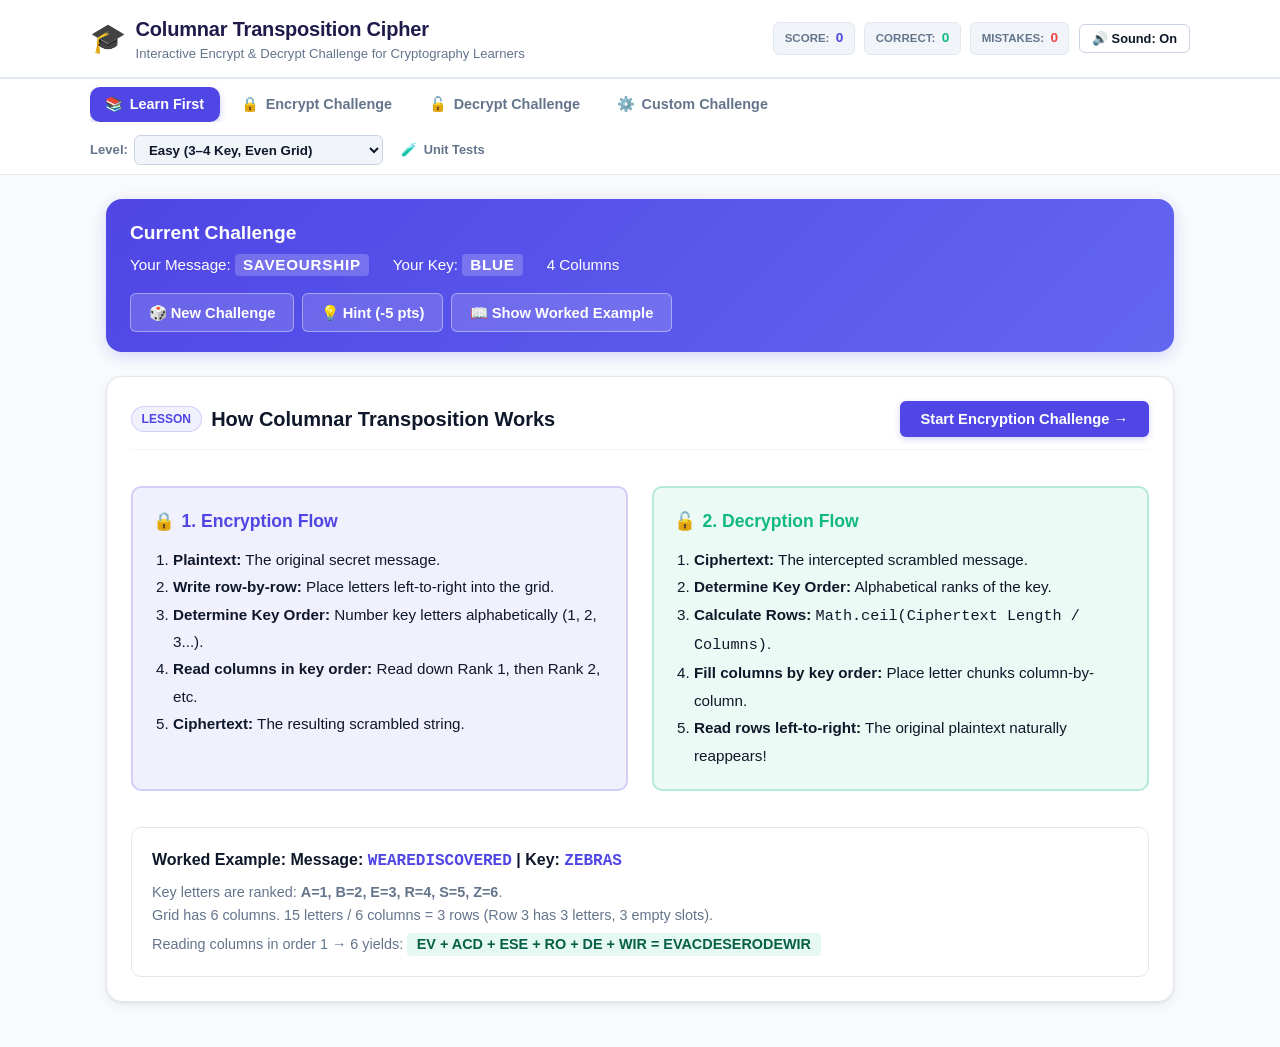
<file: index.html>
<!DOCTYPE html>
<html lang="en">
<head>
  <meta charset="UTF-8">
  <meta name="viewport" content="width=device-width, initial-scale=1.0">
  <title>Columnar Transposition Cipher – Encrypt & Decrypt Challenge</title>
  <link rel="stylesheet" href="styles.css">
  <link rel="icon" href="data:image/svg+xml,<svg xmlns=%22http://www.w3.org/2000/svg%22 viewBox=%220 0 100 100%22><text y=%22.9em%22 font-size=%2290%22>🎓</text></svg>">
</head>
<body>

  <!-- App Header & Student Stats -->
  <header class="app-header">
    <div class="header-container">
      <div class="brand-title">
        <span class="brand-icon">🎓</span>
        <div class="brand-text">
          <h1>Columnar Transposition Cipher</h1>
          <p>Interactive Encrypt & Decrypt Challenge for Cryptography Learners</p>
        </div>
      </div>

      <!-- Student Score HUD -->
      <div class="stats-hud">
        <div class="hud-chip" title="Current Score Points">
          <span class="chip-label">Score:</span>
          <span class="chip-score" id="hudScore">0</span>
        </div>
        <div class="hud-chip" title="Correct Step Completions">
          <span class="chip-label">Correct:</span>
          <span class="chip-correct" id="hudCorrect">0</span>
        </div>
        <div class="hud-chip" title="Incorrect Step Attempts">
          <span class="chip-label">Mistakes:</span>
          <span class="chip-incorrect" id="hudIncorrect">0</span>
        </div>
        <button class="btn-secondary" id="audioToggleBtn" style="padding: 0.35rem 0.75rem; font-size: 0.8rem;">
          🔊 Sound: On
        </button>
      </div>
    </div>
  </header>

  <!-- Navigation Bar with Tabs & Difficulty -->
  <nav class="app-nav">
    <div class="nav-container">
      <div class="tab-group">
        <button class="nav-tab-btn active" data-mode="learn">
          <span>📚</span> Learn First
        </button>
        <button class="nav-tab-btn" data-mode="encrypt">
          <span>🔒</span> Encrypt Challenge
        </button>
        <button class="nav-tab-btn" data-mode="decrypt">
          <span>🔓</span> Decrypt Challenge
        </button>
        <button class="nav-tab-btn" data-mode="custom">
          <span>⚙️</span> Custom Challenge
        </button>
      </div>

      <div class="difficulty-group">
        <label for="difficultySelect">Level:</label>
        <select id="difficultySelect" class="diff-select">
          <option value="easy">Easy (3–4 Key, Even Grid)</option>
          <option value="medium" selected>Medium (5–6 Key, Padding)</option>
          <option value="hard">Hard (7–8 Key, Duplicate Letters)</option>
        </select>
        <a href="tests.html" class="nav-tab-btn" style="text-decoration: none; padding: 0.35rem 0.65rem; font-size: 0.8rem;">
          <span>🧪</span> Unit Tests
        </a>
      </div>
    </div>
  </nav>

  <!-- Main Challenge Area -->
  <main class="challenge-container">
    <!-- Active Challenge Banner -->
    <div class="challenge-banner">
      <div class="challenge-info">
        <h2>Current Challenge</h2>
        <div class="challenge-details">
          <span>Your Message: <strong id="bannerMessage">MEETMEATNOON</strong></span>
          <span>Your Key: <strong id="bannerKey">ZEBRA</strong></span>
          <span id="bannerCols">5 Columns</span>
        </div>
      </div>
      <div class="challenge-actions">
        <button class="btn-secondary" id="newChallengeBtn" style="background: rgba(255,255,255,0.15); color: #fff; border-color: rgba(255,255,255,0.4);">
          🎲 New Challenge
        </button>
        <button class="btn-secondary" id="hintBtn" style="background: rgba(255,255,255,0.15); color: #fff; border-color: rgba(255,255,255,0.4);">
          💡 Hint (-5 pts)
        </button>
        <button class="btn-secondary" id="workedExampleBtn" style="background: rgba(255,255,255,0.15); color: #fff; border-color: rgba(255,255,255,0.4);">
          📖 Show Worked Example
        </button>
      </div>
    </div>

    <!-- Teacher Feedback & Explanation Box -->
    <div id="teacherFeedbackBox" class="feedback-box hidden"></div>

    <!-- Dynamic Step Interactive Card -->
    <div id="mainChallengeArea"></div>
  </main>

  <!-- Worked Example Modal -->
  <div class="modal-overlay" id="workedExampleModal">
    <div class="modal-card">
      <div style="display: flex; justify-content: space-between; align-items: center; border-bottom: 2px solid #e2e8f0; padding-bottom: 0.75rem; margin-bottom: 1rem;">
        <h3 style="color: var(--primary); font-size: 1.2rem; font-weight: 800;">📖 Complete Worked Example</h3>
        <button class="btn-secondary" id="closeWorkedExampleBtn" style="padding: 0.3rem 0.6rem; font-size: 0.8rem;">✕ Close</button>
      </div>
      <div id="workedExampleContentArea"></div>
    </div>
  </div>

  <!-- Scripts -->
  <script src="cipher.js"></script>
  <script src="game.js"></script>
  <script src="ui.js"></script>
  <script>
    document.addEventListener('DOMContentLoaded', () => {
      window.app = new UI.UIController();
    });
  </script>
</body>
</html>
</file>
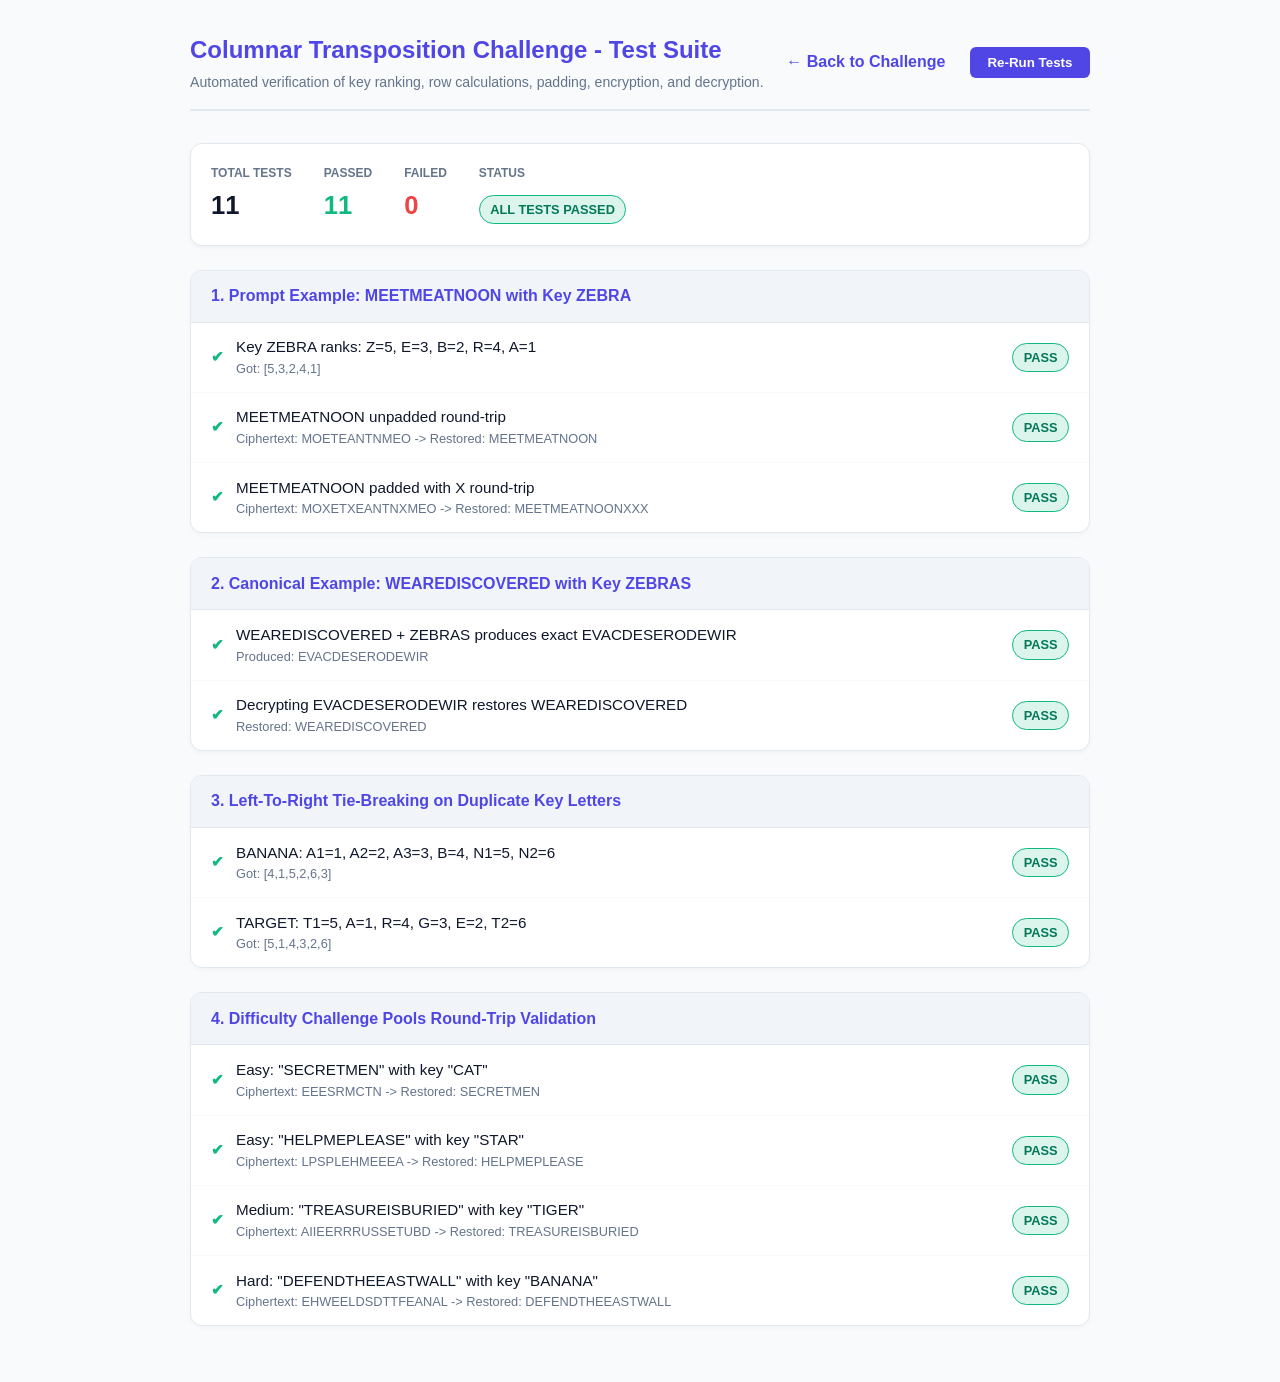
<file: tests.html>
<!DOCTYPE html>
<html lang="en">
<head>
  <meta charset="UTF-8">
  <meta name="viewport" content="width=device-width, initial-scale=1.0">
  <title>Columnar Transposition Challenge - Test Suite</title>
  <style>
    :root {
      --bg: #f8fafc;
      --card-bg: #ffffff;
      --text: #0f172a;
      --text-muted: #64748b;
      --border: #e2e8f0;
      --pass: #10b981;
      --fail: #ef4444;
      --primary: #4f46e5;
    }
    * { box-sizing: border-box; margin: 0; padding: 0; }
    body {
      font-family: -apple-system, BlinkMacSystemFont, 'Segoe UI', Roboto, sans-serif;
      background: var(--bg);
      color: var(--text);
      padding: 2rem;
      line-height: 1.5;
    }
    .container { max-width: 900px; margin: 0 auto; }
    header {
      margin-bottom: 2rem;
      padding-bottom: 1rem;
      border-bottom: 2px solid var(--border);
      display: flex;
      justify-content: space-between;
      align-items: center;
      flex-wrap: wrap;
      gap: 1rem;
    }
    h1 { font-size: 1.5rem; color: var(--primary); font-weight: 800; }
    .badge {
      display: inline-block;
      padding: 0.25rem 0.65rem;
      border-radius: 9999px;
      font-weight: 700;
      font-size: 0.8rem;
    }
    .badge-pass { background: rgba(16, 185, 129, 0.15); color: #047857; border: 1px solid var(--pass); }
    .badge-fail { background: rgba(239, 68, 68, 0.15); color: #b91c1c; border: 1px solid var(--fail); }
    .summary-card {
      background: var(--card-bg);
      border: 1px solid var(--border);
      border-radius: 12px;
      padding: 1.25rem;
      margin-bottom: 1.5rem;
      display: flex;
      gap: 2rem;
      box-shadow: 0 2px 4px rgba(0,0,0,0.04);
      flex-wrap: wrap;
    }
    .stat-label { font-size: 0.75rem; color: var(--text-muted); text-transform: uppercase; font-weight: 700; }
    .stat-val { font-size: 1.6rem; font-weight: 800; margin-top: 0.25rem; }
    .test-section {
      background: var(--card-bg);
      border: 1px solid var(--border);
      border-radius: 12px;
      margin-bottom: 1.5rem;
      overflow: hidden;
      box-shadow: 0 2px 4px rgba(0,0,0,0.03);
    }
    .section-header {
      padding: 0.85rem 1.25rem;
      background: #f1f5f9;
      font-weight: 800;
      border-bottom: 1px solid var(--border);
      color: var(--primary);
    }
    .test-item {
      padding: 0.85rem 1.25rem;
      border-bottom: 1px solid #f8fafc;
      display: flex;
      justify-content: space-between;
      align-items: center;
      font-size: 0.95rem;
    }
    .test-item:last-child { border-bottom: none; }
    .test-name { display: flex; align-items: center; gap: 0.75rem; }
    .btn-run {
      background: var(--primary);
      color: #fff;
      border: none;
      padding: 0.5rem 1.1rem;
      border-radius: 6px;
      font-weight: 700;
      cursor: pointer;
    }
    a { color: var(--primary); text-decoration: none; font-weight: 700; }
    a:hover { text-decoration: underline; }
  </style>
</head>
<body>
  <div class="container">
    <header>
      <div>
        <h1>Columnar Transposition Challenge - Test Suite</h1>
        <p style="color: var(--text-muted); font-size: 0.88rem; margin-top: 0.25rem;">
          Automated verification of key ranking, row calculations, padding, encryption, and decryption.
        </p>
      </div>
      <div>
        <a href="index.html" style="margin-right: 1.25rem;">← Back to Challenge</a>
        <button class="btn-run" onclick="runAllTests()">Re-Run Tests</button>
      </div>
    </header>

    <div class="summary-card">
      <div>
        <div class="stat-label">Total Tests</div>
        <div class="stat-val" id="totalCount">0</div>
      </div>
      <div>
        <div class="stat-label">Passed</div>
        <div class="stat-val" style="color: var(--pass);" id="passCount">0</div>
      </div>
      <div>
        <div class="stat-label">Failed</div>
        <div class="stat-val" style="color: var(--fail);" id="failCount">0</div>
      </div>
      <div>
        <div class="stat-label">Status</div>
        <div class="stat-val" id="statusBadge"><span class="badge badge-pass">INITIALIZING</span></div>
      </div>
    </div>

    <div id="testResults"></div>
  </div>

  <script src="cipher.js"></script>
  <script>
    const resultsContainer = document.getElementById('testResults');
    let totalTests = 0;
    let passedTests = 0;
    let failedTests = 0;
    let currentSectionEl = null;

    function startSection(title) {
      const section = document.createElement('div');
      section.className = 'test-section';
      const header = document.createElement('div');
      header.className = 'section-header';
      header.textContent = title;
      section.appendChild(header);
      resultsContainer.appendChild(section);
      currentSectionEl = section;
    }

    function recordTest(name, passed, detail = '') {
      totalTests++;
      if (passed) passedTests++;
      else failedTests++;

      const item = document.createElement('div');
      item.className = 'test-item';
      item.innerHTML = `
        <div class="test-name">
          <span style="color: ${passed ? 'var(--pass)' : 'var(--fail)'}; font-weight: 900;">${passed ? '✔' : '✘'}</span>
          <div>
            <div>${name}</div>
            ${detail ? `<div style="font-size: 0.8rem; color: var(--text-muted);">${detail}</div>` : ''}
          </div>
        </div>
        <span class="badge ${passed ? 'badge-pass' : 'badge-fail'}">${passed ? 'PASS' : 'FAIL'}</span>
      `;
      currentSectionEl.appendChild(item);
      updateSummary();
    }

    function updateSummary() {
      document.getElementById('totalCount').textContent = totalTests;
      document.getElementById('passCount').textContent = passedTests;
      document.getElementById('failCount').textContent = failedTests;
      const badge = document.getElementById('statusBadge');
      if (failedTests === 0) {
        badge.innerHTML = `<span class="badge badge-pass">ALL TESTS PASSED</span>`;
      } else {
        badge.innerHTML = `<span class="badge badge-fail">${failedTests} FAILED</span>`;
      }
    }

    function runAllTests() {
      resultsContainer.innerHTML = '';
      totalTests = 0;
      passedTests = 0;
      failedTests = 0;

      // 1. User Prompt Example 1: MEETMEATNOON + ZEBRA
      startSection('1. Prompt Example: MEETMEATNOON with Key ZEBRA');
      const rZebra = Cipher.getKeyRanks('ZEBRA');
      recordTest(
        'Key ZEBRA ranks: Z=5, E=3, B=2, R=4, A=1',
        JSON.stringify(rZebra) === JSON.stringify([5, 3, 2, 4, 1]),
        `Got: ${JSON.stringify(rZebra)}`
      );

      const encUnpad = Cipher.encryptColumnar('MEETMEATNOON', 'ZEBRA', false);
      const decUnpad = Cipher.decryptColumnar(encUnpad.ciphertext, 'ZEBRA', false);
      recordTest(
        'MEETMEATNOON unpadded round-trip',
        decUnpad.plaintext === 'MEETMEATNOON',
        `Ciphertext: ${encUnpad.ciphertext} -> Restored: ${decUnpad.plaintext}`
      );

      const encPad = Cipher.encryptColumnar('MEETMEATNOON', 'ZEBRA', true, 'X');
      const decPad = Cipher.decryptColumnar(encPad.ciphertext, 'ZEBRA', true);
      recordTest(
        'MEETMEATNOON padded with X round-trip',
        decPad.plaintext === 'MEETMEATNOONXXX',
        `Ciphertext: ${encPad.ciphertext} -> Restored: ${decPad.plaintext}`
      );

      // 2. User Prompt Canonical Example: WEAREDISCOVERED + ZEBRAS
      startSection('2. Canonical Example: WEAREDISCOVERED with Key ZEBRAS');
      const encWeAre = Cipher.encryptColumnar('WEAREDISCOVERED', 'ZEBRAS', false);
      recordTest(
        'WEAREDISCOVERED + ZEBRAS produces exact EVACDESERODEWIR',
        encWeAre.ciphertext === 'EVACDESERODEWIR',
        `Produced: ${encWeAre.ciphertext}`
      );

      const decWeAre = Cipher.decryptColumnar('EVACDESERODEWIR', 'ZEBRAS', false);
      recordTest(
        'Decrypting EVACDESERODEWIR restores WEAREDISCOVERED',
        decWeAre.plaintext === 'WEAREDISCOVERED',
        `Restored: ${decWeAre.plaintext}`
      );

      // 3. Repeated Letters with Left-To-Right Tie Breaking
      startSection('3. Left-To-Right Tie-Breaking on Duplicate Key Letters');
      const rBanana = Cipher.getKeyRanks('BANANA');
      recordTest(
        'BANANA: A1=1, A2=2, A3=3, B=4, N1=5, N2=6',
        JSON.stringify(rBanana) === JSON.stringify([4, 1, 5, 2, 6, 3]),
        `Got: ${JSON.stringify(rBanana)}`
      );

      const rTarget = Cipher.getKeyRanks('TARGET');
      recordTest(
        'TARGET: T1=5, A=1, R=4, G=3, E=2, T2=6',
        JSON.stringify(rTarget) === JSON.stringify([5, 1, 4, 3, 2, 6]),
        `Got: ${JSON.stringify(rTarget)}`
      );

      // 4. Difficulty Pools Round-Trips
      startSection('4. Difficulty Challenge Pools Round-Trip Validation');
      const pools = [
        { msg: 'SECRETMEN', key: 'CAT', diff: 'Easy' },
        { msg: 'HELPMEPLEASE', key: 'STAR', diff: 'Easy' },
        { msg: 'TREASUREISBURIED', key: 'TIGER', diff: 'Medium' },
        { msg: 'DEFENDTHEEASTWALL', key: 'BANANA', diff: 'Hard' }
      ];

      pools.forEach(p => {
        const e = Cipher.encryptColumnar(p.msg, p.key, false);
        const d = Cipher.decryptColumnar(e.ciphertext, p.key, false);
        recordTest(
          `${p.diff}: "${p.msg}" with key "${p.key}"`,
          d.plaintext === Cipher.normalizeText(p.msg),
          `Ciphertext: ${e.ciphertext} -> Restored: ${d.plaintext}`
        );
      });
    }

    runAllTests();
  </script>
</body>
</html>
</file>
<file: styles.css>
/* styles.css - Columnar Transposition Cipher: Encrypt & Decrypt Challenge */

:root {
  /* Student-Friendly Classroom Palette */
  --bg-page: #f8fafc;
  --bg-card: #ffffff;
  --bg-input: #f1f5f9;
  --bg-input-focus: #ffffff;
  
  --text-main: #0f172a;
  --text-muted: #64748b;
  --text-dim: #94a3b8;
  
  /* Primary & Accent Hues */
  --primary: #4f46e5;
  --primary-hover: #4338ca;
  --primary-light: rgba(79, 70, 229, 0.08);

  --accent-blue: #0284c7;
  --accent-cyan: #0891b2;
  --accent-amber: #d97706;

  /* Feedback Colors */
  --success: #10b981;
  --success-bg: rgba(16, 185, 129, 0.1);
  --success-border: #34d399;

  --error: #ef4444;
  --error-bg: rgba(239, 68, 68, 0.08);
  --error-border: #f87171;

  --warning-bg: rgba(245, 158, 11, 0.1);
  --warning-border: #fbbf24;

  /* Column Palette (7 Accessible Colors) */
  --col-0: #3b82f6; --col-0-bg: rgba(59, 130, 246, 0.08); --col-0-border: #93c5fd;
  --col-1: #10b981; --col-1-bg: rgba(16, 185, 129, 0.08); --col-1-border: #6ee7b7;
  --col-2: #f59e0b; --col-2-bg: rgba(245, 158, 11, 0.08); --col-2-border: #fcd34d;
  --col-3: #8b5cf6; --col-3-bg: rgba(139, 92, 246, 0.08); --col-3-border: #c4b5fd;
  --col-4: #ec4899; --col-4-bg: rgba(236, 72, 153, 0.08); --col-4-border: #f9a8d4;
  --col-5: #06b6d4; --col-5-bg: rgba(6, 182, 212, 0.08); --col-5-border: #67e8f9;
  --col-6: #f43f5e; --col-6-bg: rgba(244, 63, 94, 0.08); --col-6-border: #fda4af;

  /* Cell Dimensions */
  --cell-size: clamp(48px, 6.5vw, 68px);
  --radius-sm: 6px;
  --radius-md: 10px;
  --radius-lg: 16px;
  --border-light: 1px solid #e2e8f0;
  --border-medium: 2px solid #cbd5e1;
  --shadow-card: 0 4px 12px rgba(15, 23, 42, 0.05), 0 1px 3px rgba(15, 23, 42, 0.08);
}

* {
  box-sizing: border-box;
  margin: 0;
  padding: 0;
  -webkit-tap-highlight-color: transparent;
}

body {
  font-family: -apple-system, BlinkMacSystemFont, 'Segoe UI', Roboto, Oxygen, Ubuntu, Cantarell, sans-serif;
  background-color: var(--bg-page);
  color: var(--text-main);
  line-height: 1.5;
  min-height: 100vh;
  display: flex;
  flex-direction: column;
}

/* Header & Classroom Title Bar */
header.app-header {
  background: var(--bg-card);
  border-bottom: 2px solid #e2e8f0;
  padding: 0.85rem 1.5rem;
  box-shadow: 0 2px 4px rgba(0,0,0,0.03);
}

.header-container {
  max-width: 1100px;
  margin: 0 auto;
  display: flex;
  justify-content: space-between;
  align-items: center;
  flex-wrap: wrap;
  gap: 1rem;
}

.brand-title {
  display: flex;
  align-items: center;
  gap: 0.6rem;
}

.brand-icon {
  font-size: 1.8rem;
}

.brand-text h1 {
  font-size: 1.25rem;
  font-weight: 800;
  color: #1e1b4b;
  letter-spacing: -0.01em;
}

.brand-text p {
  font-size: 0.82rem;
  color: var(--text-muted);
}

/* Student Score & Stats HUD */
.stats-hud {
  display: flex;
  align-items: center;
  gap: 0.6rem;
  flex-wrap: wrap;
}

.hud-chip {
  background: var(--bg-input);
  border: 1px solid #e2e8f0;
  border-radius: var(--radius-sm);
  padding: 0.35rem 0.65rem;
  display: flex;
  align-items: center;
  gap: 0.4rem;
  font-size: 0.85rem;
  font-weight: 700;
}

.chip-label {
  color: var(--text-muted);
  font-size: 0.72rem;
  text-transform: uppercase;
}

.chip-score { color: var(--primary); }
.chip-correct { color: var(--success); }
.chip-incorrect { color: var(--error); }

/* Navigation Tabs */
nav.app-nav {
  background: var(--bg-card);
  border-bottom: 1px solid #e2e8f0;
  padding: 0.5rem 1rem;
}

.nav-container {
  max-width: 1100px;
  margin: 0 auto;
  display: flex;
  justify-content: space-between;
  align-items: center;
  gap: 0.75rem;
  flex-wrap: wrap;
}

.tab-group {
  display: flex;
  gap: 0.4rem;
  overflow-x: auto;
}

.nav-tab-btn {
  background: transparent;
  border: 1px solid transparent;
  color: var(--text-muted);
  font-family: inherit;
  font-size: 0.9rem;
  font-weight: 700;
  padding: 0.5rem 0.9rem;
  border-radius: var(--radius-md);
  cursor: pointer;
  display: flex;
  align-items: center;
  gap: 0.4rem;
  white-space: nowrap;
  transition: all 0.15s ease;
}

.nav-tab-btn:hover {
  background: var(--bg-input);
  color: var(--text-main);
}

.nav-tab-btn.active {
  background: var(--primary);
  color: #ffffff;
  box-shadow: 0 2px 6px rgba(79, 70, 229, 0.3);
}

.difficulty-group {
  display: flex;
  align-items: center;
  gap: 0.4rem;
  font-size: 0.82rem;
  font-weight: 700;
  color: var(--text-muted);
}

.diff-select {
  background: var(--bg-input);
  border: 1px solid #cbd5e1;
  padding: 0.35rem 0.6rem;
  border-radius: var(--radius-sm);
  font-family: inherit;
  font-weight: 700;
  color: var(--text-main);
  cursor: pointer;
}

/* Main Content Layout */
main.challenge-container {
  max-width: 1100px;
  width: 100%;
  margin: 1.5rem auto 3rem auto;
  padding: 0 1rem;
  display: flex;
  flex-direction: column;
  gap: 1.5rem;
}

/* Challenge Banner Card */
.challenge-banner {
  background: linear-gradient(135deg, #4f46e5, #6366f1);
  color: #ffffff;
  border-radius: var(--radius-lg);
  padding: 1.25rem 1.5rem;
  box-shadow: 0 4px 15px rgba(79, 70, 229, 0.2);
  display: flex;
  justify-content: space-between;
  align-items: center;
  flex-wrap: wrap;
  gap: 1rem;
}

.challenge-info h2 {
  font-size: 1.2rem;
  font-weight: 800;
  margin-bottom: 0.25rem;
}

.challenge-details {
  display: flex;
  gap: 1.5rem;
  font-size: 0.95rem;
  flex-wrap: wrap;
  margin-top: 0.4rem;
}

.challenge-details span strong {
  background: rgba(255, 255, 255, 0.2);
  padding: 0.15rem 0.5rem;
  border-radius: 4px;
  letter-spacing: 0.05em;
}

.challenge-actions {
  display: flex;
  gap: 0.5rem;
  flex-wrap: wrap;
}

/* Step Card Container */
.step-card {
  background: var(--bg-card);
  border: 1px solid #e2e8f0;
  border-radius: var(--radius-lg);
  padding: 1.5rem;
  box-shadow: var(--shadow-card);
  display: flex;
  flex-direction: column;
  gap: 1.25rem;
  position: relative;
}

.step-header {
  display: flex;
  justify-content: space-between;
  align-items: center;
  border-bottom: 1px solid #f1f5f9;
  padding-bottom: 0.75rem;
  flex-wrap: wrap;
  gap: 0.5rem;
}

.step-title-area {
  display: flex;
  align-items: center;
  gap: 0.6rem;
}

.step-badge {
  background: var(--primary-light);
  color: var(--primary);
  font-size: 0.75rem;
  font-weight: 800;
  padding: 0.2rem 0.6rem;
  border-radius: 9999px;
  border: 1px solid rgba(79, 70, 229, 0.2);
}

.step-instruction {
  font-size: 1rem;
  color: var(--text-muted);
}

.step-instruction strong {
  color: var(--text-main);
}

/* Step 1: Key Order Table */
.key-order-table-wrapper {
  display: flex;
  justify-content: center;
  margin: 1rem 0;
  overflow-x: auto;
}

.key-order-table {
  border-collapse: separate;
  border-spacing: 0.5rem;
}

.key-box-cell {
  width: var(--cell-size);
  height: var(--cell-size);
  background: var(--primary-light);
  border: 2px solid var(--primary);
  color: var(--primary);
  font-size: 1.4rem;
  font-weight: 800;
  text-align: center;
  vertical-align: middle;
  border-radius: var(--radius-sm);
}

.col-num-cell {
  font-size: 0.8rem;
  color: var(--text-dim);
  text-align: center;
  font-weight: 700;
}

.order-input-cell input {
  width: var(--cell-size);
  height: 44px;
  background: var(--bg-input);
  border: 2px solid #cbd5e1;
  border-radius: var(--radius-sm);
  text-align: center;
  font-size: 1.25rem;
  font-weight: 800;
  color: var(--text-main);
  transition: all 0.15s ease;
}

.order-input-cell input:focus {
  outline: none;
  border-color: var(--primary);
  background: var(--bg-input-focus);
  box-shadow: 0 0 0 3px rgba(79, 70, 229, 0.15);
}

.order-input-cell input.input-correct {
  border-color: var(--success);
  background: var(--success-bg);
  color: #065f46;
}

.order-input-cell input.input-error {
  border-color: var(--error);
  background: var(--error-bg);
  color: #991b1b;
}

/* Step 2: Interactive Grid */
.interactive-grid-wrapper {
  display: flex;
  flex-direction: column;
  align-items: center;
  margin: 1rem 0;
  overflow-x: auto;
}

.interactive-grid {
  border-collapse: separate;
  border-spacing: 0.45rem;
}

.grid-key-header {
  width: var(--cell-size);
  height: 42px;
  border-radius: var(--radius-sm);
  text-align: center;
  font-size: 1.2rem;
  font-weight: 800;
  color: #ffffff;
  background: var(--col-color, var(--primary));
  box-shadow: 0 2px 4px rgba(0,0,0,0.1);
  cursor: pointer;
  transition: transform 0.15s ease;
}

.grid-key-header:hover {
  transform: translateY(-2px);
}

.grid-cell-input {
  width: var(--cell-size);
  height: var(--cell-size);
  background: var(--bg-input);
  border: 2px solid #cbd5e1;
  border-radius: var(--radius-sm);
  text-align: center;
  font-size: clamp(1.15rem, 3.5vw, 1.45rem);
  font-weight: 800;
  color: var(--text-main);
  text-transform: uppercase;
  transition: all 0.15s ease;
}

.grid-cell-input:focus {
  outline: none;
  border-color: var(--primary);
  background: var(--bg-input-focus);
  box-shadow: 0 0 0 3px rgba(79, 70, 229, 0.15);
}

.grid-cell-input.cell-correct {
  background: var(--success-bg);
  border-color: var(--success-border);
  color: #047857;
}

.grid-cell-input.cell-error {
  background: var(--error-bg);
  border-color: var(--error-border);
  color: #b91c1c;
}

.grid-cell-input.cell-disabled {
  background: repeating-linear-gradient(
    45deg,
    #f1f5f9,
    #f1f5f9 6px,
    #e2e8f0 6px,
    #e2e8f0 12px
  );
  border: 2px dashed #cbd5e1;
  cursor: not-allowed;
}

/* Step 4: Clickable Column Sequence */
.column-read-grid {
  display: flex;
  justify-content: center;
  gap: 0.5rem;
  margin: 1rem 0;
  overflow-x: auto;
}

.column-card {
  display: flex;
  flex-direction: column;
  gap: 0.35rem;
  align-items: center;
  border-radius: var(--radius-md);
  padding: 0.35rem;
  border: 2px solid transparent;
  cursor: pointer;
  transition: all 0.2s ease;
}

.column-card:hover {
  border-color: var(--primary);
  background: var(--primary-light);
  transform: translateY(-2px);
}

.column-card.col-selected {
  opacity: 0.35;
  pointer-events: none;
  filter: grayscale(0.6);
}

.column-card-header {
  width: var(--cell-size);
  height: 48px;
  background: var(--col-color, var(--primary));
  color: white;
  border-radius: var(--radius-sm);
  display: flex;
  flex-direction: column;
  align-items: center;
  justify-content: center;
  font-weight: 800;
}

.column-card-cell {
  width: var(--cell-size);
  height: var(--cell-size);
  background: var(--col-bg, #f1f5f9);
  border: 2px solid var(--col-border, #cbd5e1);
  border-radius: var(--radius-sm);
  display: flex;
  align-items: center;
  justify-content: center;
  font-size: 1.25rem;
  font-weight: 800;
  color: var(--text-main);
}

/* Live Ciphertext Construction Tray */
.construction-tray {
  background: var(--bg-input);
  border: 1px solid #e2e8f0;
  border-radius: var(--radius-md);
  padding: 1rem 1.25rem;
  margin-top: 1rem;
}

.construction-slots {
  display: flex;
  align-items: center;
  gap: 0.4rem;
  flex-wrap: wrap;
  min-height: 44px;
  margin-top: 0.5rem;
}

.cipher-chip {
  width: 34px;
  height: 38px;
  background: var(--col-color, var(--primary));
  color: #ffffff;
  border-radius: var(--radius-sm);
  display: flex;
  align-items: center;
  justify-content: center;
  font-size: 1.2rem;
  font-weight: 800;
  box-shadow: 0 2px 4px rgba(0,0,0,0.1);
  animation: popIn 0.25s cubic-bezier(0.175, 0.885, 0.32, 1.275);
}

@keyframes popIn {
  0% { transform: scale(0.4); opacity: 0; }
  100% { transform: scale(1); opacity: 1; }
}

/* Teacher Feedback Message Box */
.feedback-box {
  border-radius: var(--radius-md);
  padding: 1rem 1.25rem;
  font-size: 0.95rem;
  line-height: 1.5;
  display: flex;
  align-items: flex-start;
  gap: 0.75rem;
  animation: fadeIn 0.25s ease;
}

@keyframes fadeIn {
  from { opacity: 0; transform: translateY(-4px); }
  to { opacity: 1; transform: translateY(0); }
}

.feedback-box.hidden { display: none; }

.feedback-box.success {
  background: var(--success-bg);
  border: 1px solid var(--success-border);
  color: #065f46;
}

.feedback-box.error {
  background: var(--error-bg);
  border: 1px solid var(--error-border);
  color: #991b1b;
}

.feedback-box.info {
  background: var(--warning-bg);
  border: 1px solid var(--warning-border);
  color: #92400e;
}

/* Educational Action Buttons */
.btn-primary {
  background: var(--primary);
  color: #ffffff;
  border: none;
  font-family: inherit;
  font-size: 0.92rem;
  font-weight: 700;
  padding: 0.6rem 1.3rem;
  border-radius: var(--radius-sm);
  cursor: pointer;
  display: inline-flex;
  align-items: center;
  gap: 0.4rem;
  box-shadow: 0 2px 6px rgba(79, 70, 229, 0.25);
  transition: all 0.15s ease;
}

.btn-primary:hover {
  background: var(--primary-hover);
  transform: translateY(-1px);
}

.btn-secondary {
  background: #ffffff;
  color: var(--text-main);
  border: 1px solid #cbd5e1;
  font-family: inherit;
  font-size: 0.92rem;
  font-weight: 700;
  padding: 0.6rem 1.1rem;
  border-radius: var(--radius-sm);
  cursor: pointer;
  display: inline-flex;
  align-items: center;
  gap: 0.4rem;
  transition: all 0.15s ease;
}

.btn-secondary:hover {
  border-color: var(--primary);
  color: var(--primary);
  background: var(--bg-input);
}

/* Modal Overlay & Card (Worked Examples) */
.modal-overlay {
  position: fixed;
  inset: 0;
  background: rgba(15, 23, 42, 0.65);
  backdrop-filter: blur(4px);
  display: flex;
  align-items: center;
  justify-content: center;
  z-index: 100;
  opacity: 0;
  pointer-events: none;
  transition: opacity 0.2s ease;
}

.modal-overlay.active {
  opacity: 1;
  pointer-events: auto;
}

.modal-card {
  background: var(--bg-card);
  border-radius: var(--radius-lg);
  padding: 2rem;
  max-width: 650px;
  width: 90%;
  max-height: 85vh;
  overflow-y: auto;
  box-shadow: 0 10px 25px rgba(0,0,0,0.15);
}

/* Color Classes */
.theme-col-0 { --col-color: var(--col-0); --col-bg: var(--col-0-bg); --col-border: var(--col-0-border); }
.theme-col-1 { --col-color: var(--col-1); --col-bg: var(--col-1-bg); --col-border: var(--col-1-border); }
.theme-col-2 { --col-color: var(--col-2); --col-bg: var(--col-2-bg); --col-border: var(--col-2-border); }
.theme-col-3 { --col-color: var(--col-3); --col-bg: var(--col-3-bg); --col-border: var(--col-3-border); }
.theme-col-4 { --col-color: var(--col-4); --col-bg: var(--col-4-bg); --col-border: var(--col-4-border); }
.theme-col-5 { --col-color: var(--col-5); --col-bg: var(--col-5-bg); --col-border: var(--col-5-border); }
.theme-col-6 { --col-color: var(--col-6); --col-bg: var(--col-6-bg); --col-border: var(--col-6-border); }

/* Responsive Media Queries */
@media (max-width: 700px) {
  :root {
    --cell-size: 44px;
  }
  .header-container {
    flex-direction: column;
    align-items: flex-start;
  }
  .step-card {
    padding: 1rem 0.75rem;
  }
}
</file>
